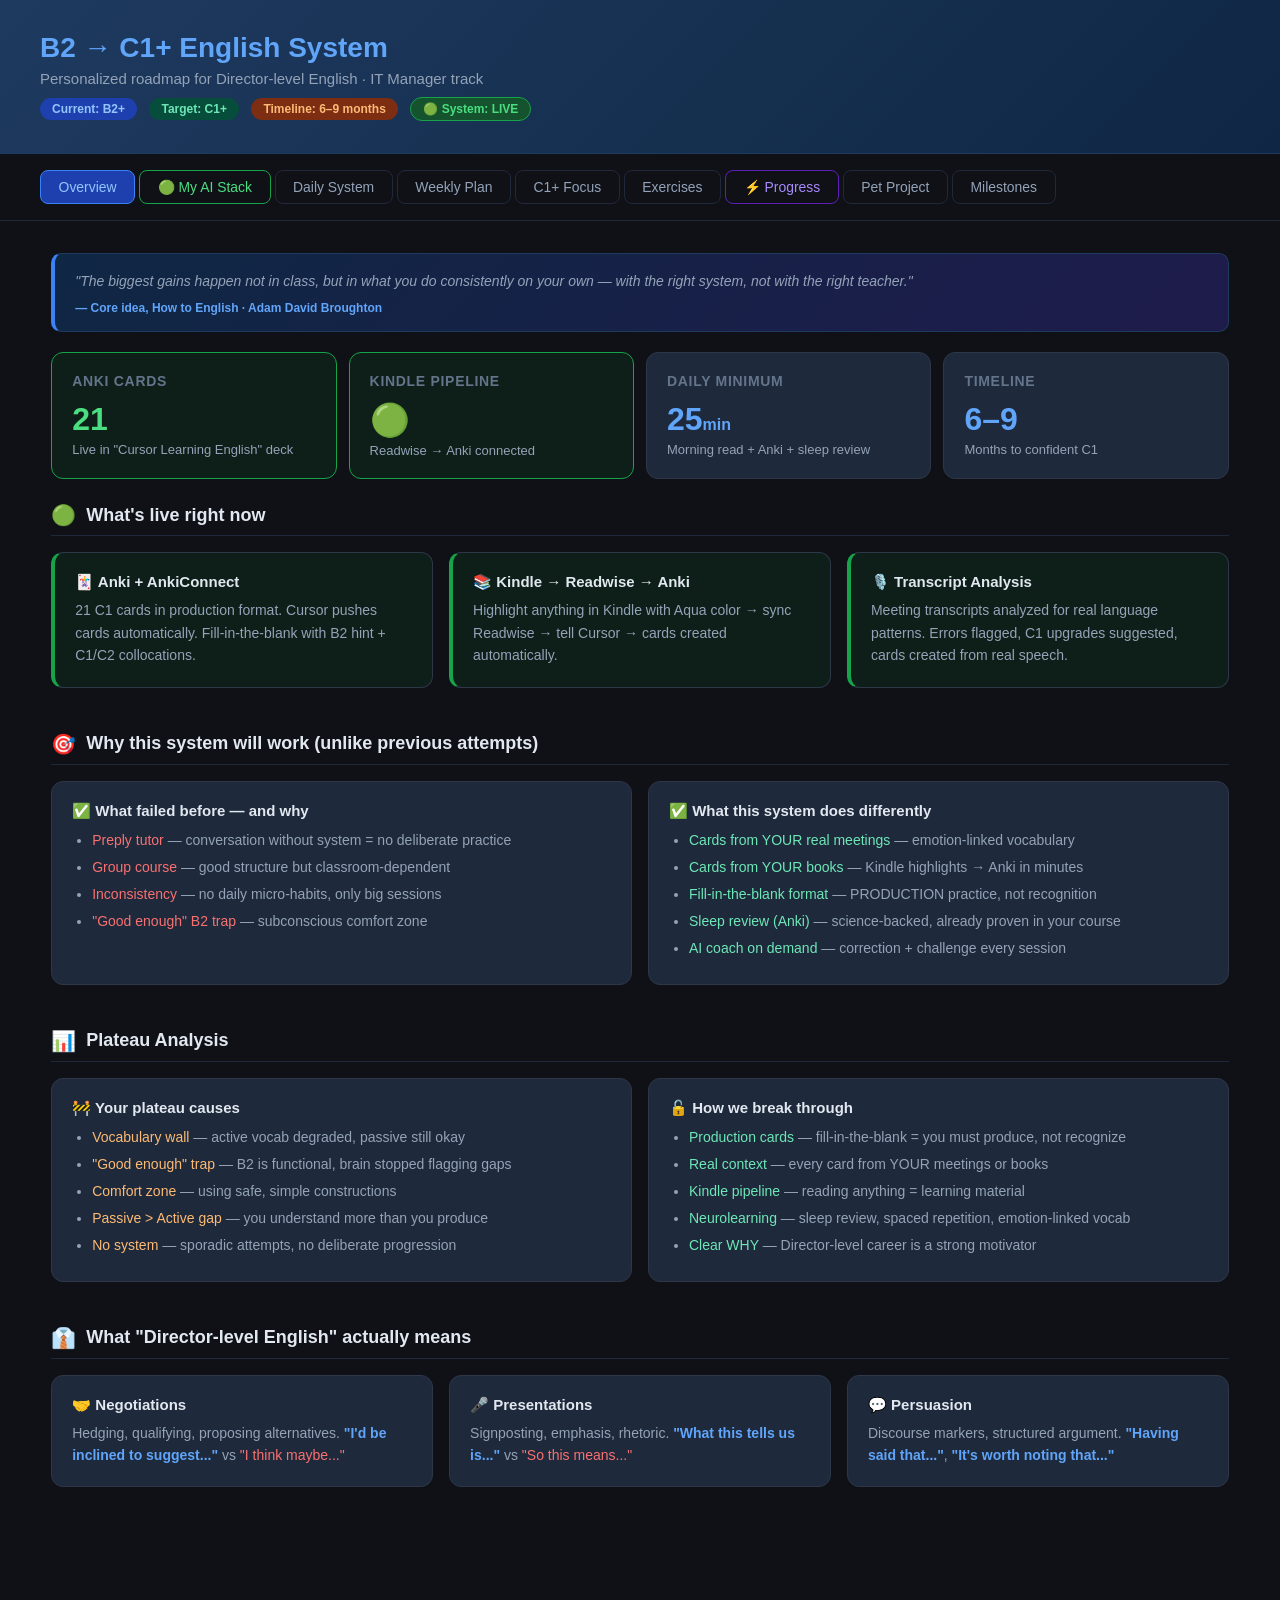
<file: index.html>
<!DOCTYPE html>
<html lang="en">
<head>
  <meta charset="UTF-8">
  <meta name="viewport" content="width=device-width, initial-scale=1.0">
  <meta http-equiv="refresh" content="0; url=english-pet-project.html">
  <title>English pet project</title>
  <link rel="canonical" href="english-pet-project.html">
</head>
<body style="background:#0f1117;color:#94a3b8;font-family:system-ui,sans-serif;padding:2rem;">
  <p>Loading <a href="english-pet-project.html" style="color:#60a5fa;">english-pet-project.html</a>…</p>
</body>
</html>
</file>
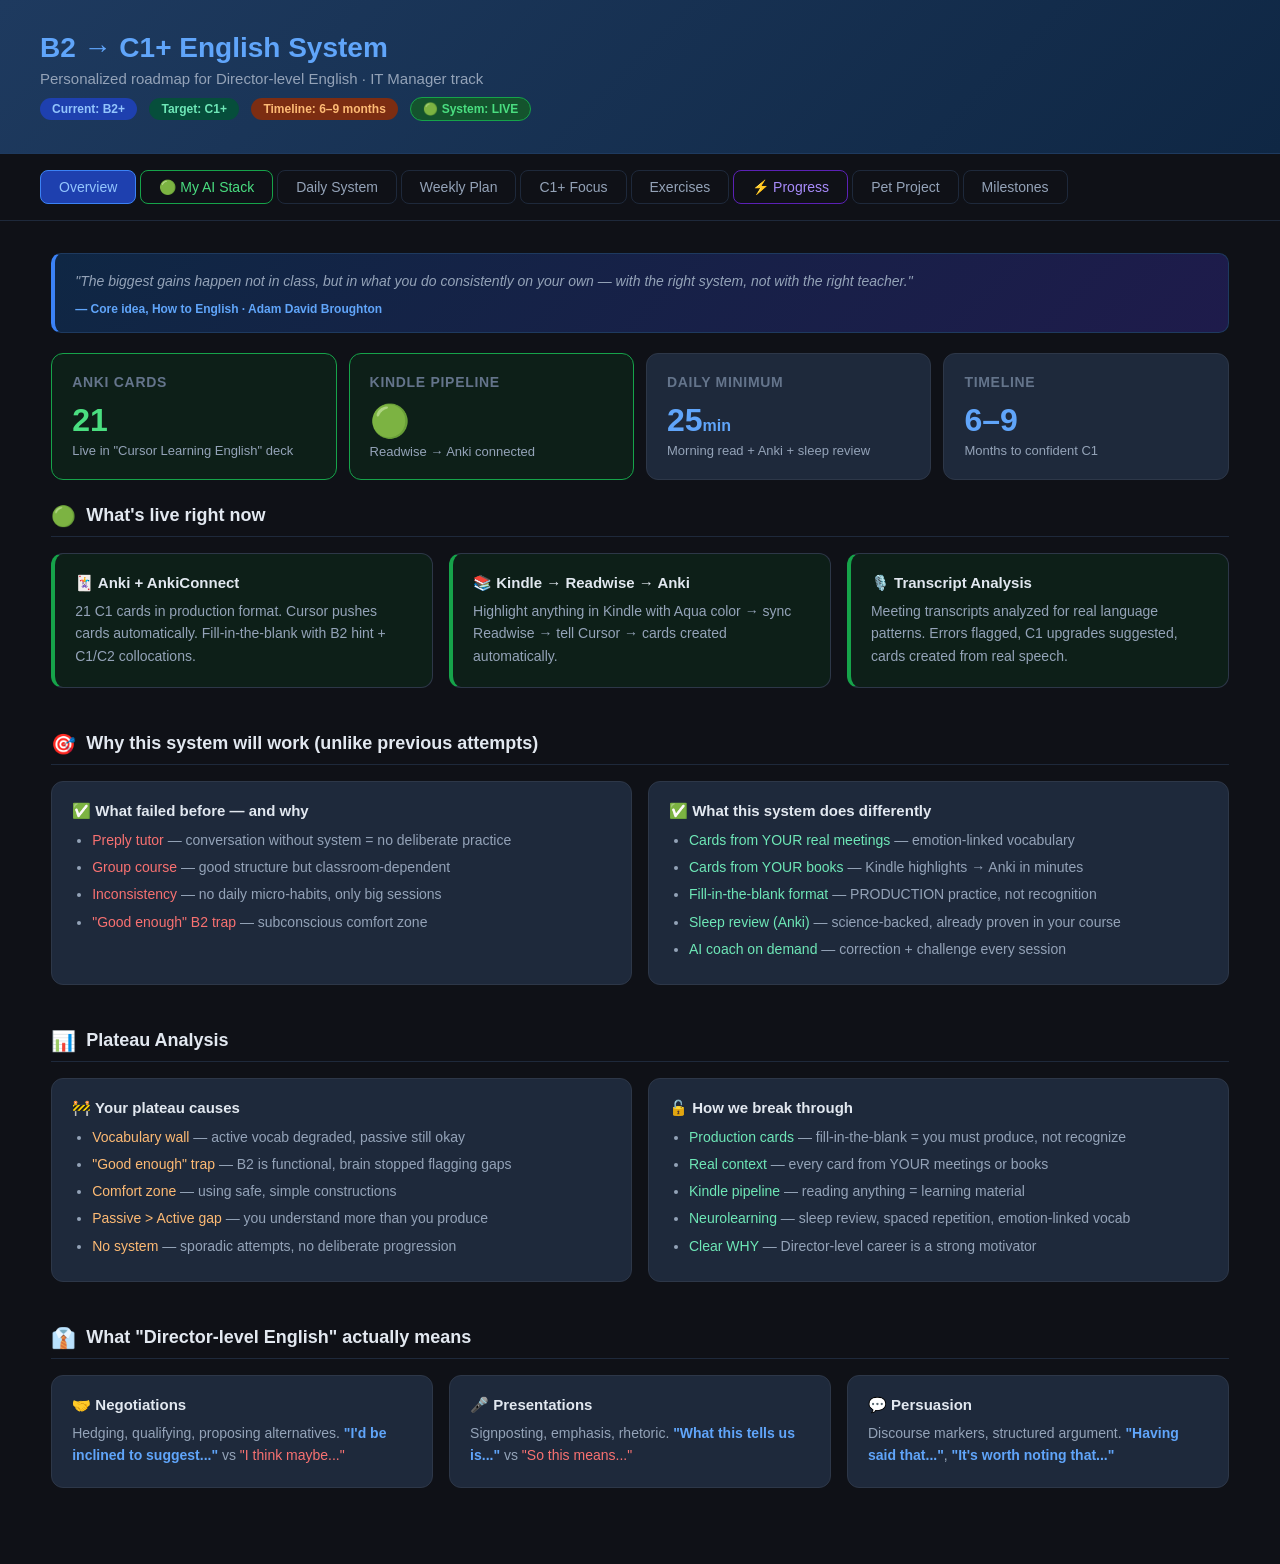
<file: english-pet-project.html>
<!DOCTYPE html>
<html lang="en">
<head>
<meta charset="UTF-8">
<meta name="viewport" content="width=device-width, initial-scale=1.0">
<title>B2 → C1+ English System for Dzmitry</title>
<link rel="stylesheet" href="english-pet-project.css">
</head>
<body>

<div class="header">
  <h1>B2 → C1+ English System</h1>
  <p>Personalized roadmap for Director-level English · IT Manager track</p>
  <div>
    <span class="badge">Current: B2+</span>
    <span class="badge green">Target: C1+</span>
    <span class="badge orange">Timeline: 6–9 months</span>
    <span class="badge live">🟢 System: LIVE</span>
  </div>
</div>

<div class="nav">
  <button type="button" class="nav-btn active" data-tab="overview">Overview</button>
  <button type="button" class="nav-btn live-tab" data-tab="aistack">🟢 My AI Stack</button>
  <button type="button" class="nav-btn" data-tab="daily">Daily System</button>
  <button type="button" class="nav-btn" data-tab="weekly">Weekly Plan</button>
  <button type="button" class="nav-btn" data-tab="gaps">C1+ Focus</button>
  <button type="button" class="nav-btn" data-tab="exercises">Exercises</button>
  <button type="button" class="nav-btn progress-tab" data-tab="progress">⚡ Progress</button>
  <button type="button" class="nav-btn" data-tab="petproject">Pet Project</button>
  <button type="button" class="nav-btn" data-tab="milestones">Milestones</button>
</div>

<div class="content">

  <!-- OVERVIEW TAB -->
  <div id="tab-overview" class="tab-content active">

    <div class="quote-block">
      <p>"The biggest gains happen not in class, but in what you do consistently on your own — with the right system, not with the right teacher."</p>
      <div class="source">— Core idea, How to English · Adam David Broughton</div>
    </div>

    <div class="grid-4">
      <div class="card green">
        <h3>Anki Cards</h3>
        <div class="value">21</div>
        <div class="label">Live in "Cursor Learning English" deck</div>
      </div>
      <div class="card green">
        <h3>Kindle Pipeline</h3>
        <div class="value">🟢</div>
        <div class="label">Readwise → Anki connected</div>
      </div>
      <div class="card">
        <h3>Daily Minimum</h3>
        <div class="value">25<span style="font-size:16px">min</span></div>
        <div class="label">Morning read + Anki + sleep review</div>
      </div>
      <div class="card">
        <h3>Timeline</h3>
        <div class="value">6–9</div>
        <div class="label">Months to confident C1</div>
      </div>
    </div>

    <div class="section">
      <div class="section-title"><span class="icon">🟢</span> What's live right now</div>
      <div class="grid-3">
        <div class="block green">
          <h4>🃏 Anki + AnkiConnect</h4>
          <p>21 C1 cards in production format. Cursor pushes cards automatically. Fill-in-the-blank with B2 hint + C1/C2 collocations.</p>
        </div>
        <div class="block green">
          <h4>📚 Kindle → Readwise → Anki</h4>
          <p>Highlight anything in Kindle with Aqua color → sync Readwise → tell Cursor → cards created automatically.</p>
        </div>
        <div class="block green">
          <h4>🎙️ Transcript Analysis</h4>
          <p>Meeting transcripts analyzed for real language patterns. Errors flagged, C1 upgrades suggested, cards created from real speech.</p>
        </div>
      </div>
    </div>

    <div class="section">
      <div class="section-title"><span class="icon">🎯</span> Why this system will work (unlike previous attempts)</div>
      <div class="grid-2">
        <div class="block">
          <h4>✅ What failed before — and why</h4>
          <ul>
            <li><span class="red-text">Preply tutor</span> — conversation without system = no deliberate practice</li>
            <li><span class="red-text">Group course</span> — good structure but classroom-dependent</li>
            <li><span class="red-text">Inconsistency</span> — no daily micro-habits, only big sessions</li>
            <li><span class="red-text">"Good enough" B2 trap</span> — subconscious comfort zone</li>
          </ul>
        </div>
        <div class="block">
          <h4>✅ What this system does differently</h4>
          <ul>
            <li><span class="green-text">Cards from YOUR real meetings</span> — emotion-linked vocabulary</li>
            <li><span class="green-text">Cards from YOUR books</span> — Kindle highlights → Anki in minutes</li>
            <li><span class="green-text">Fill-in-the-blank format</span> — PRODUCTION practice, not recognition</li>
            <li><span class="green-text">Sleep review (Anki)</span> — science-backed, already proven in your course</li>
            <li><span class="green-text">AI coach on demand</span> — correction + challenge every session</li>
          </ul>
        </div>
      </div>
    </div>

    <div class="section">
      <div class="section-title"><span class="icon">📊</span> Plateau Analysis</div>
      <div class="grid-2">
        <div class="block">
          <h4>🚧 Your plateau causes</h4>
          <ul>
            <li><span class="orange-text">Vocabulary wall</span> — active vocab degraded, passive still okay</li>
            <li><span class="orange-text">"Good enough" trap</span> — B2 is functional, brain stopped flagging gaps</li>
            <li><span class="orange-text">Comfort zone</span> — using safe, simple constructions</li>
            <li><span class="orange-text">Passive &gt; Active gap</span> — you understand more than you produce</li>
            <li><span class="orange-text">No system</span> — sporadic attempts, no deliberate progression</li>
          </ul>
        </div>
        <div class="block">
          <h4>🔓 How we break through</h4>
          <ul>
            <li><span class="green-text">Production cards</span> — fill-in-the-blank = you must produce, not recognize</li>
            <li><span class="green-text">Real context</span> — every card from YOUR meetings or books</li>
            <li><span class="green-text">Kindle pipeline</span> — reading anything = learning material</li>
            <li><span class="green-text">Neurolearning</span> — sleep review, spaced repetition, emotion-linked vocab</li>
            <li><span class="green-text">Clear WHY</span> — Director-level career is a strong motivator</li>
          </ul>
        </div>
      </div>
    </div>

    <div class="section">
      <div class="section-title"><span class="icon">👔</span> What "Director-level English" actually means</div>
      <div class="grid-3">
        <div class="block">
          <h4>🤝 Negotiations</h4>
          <p>Hedging, qualifying, proposing alternatives. <span class="highlight">"I'd be inclined to suggest..."</span> vs <span class="red-text">"I think maybe..."</span></p>
        </div>
        <div class="block">
          <h4>🎤 Presentations</h4>
          <p>Signposting, emphasis, rhetoric. <span class="highlight">"What this tells us is..."</span> vs <span class="red-text">"So this means..."</span></p>
        </div>
        <div class="block">
          <h4>💬 Persuasion</h4>
          <p>Discourse markers, structured argument. <span class="highlight">"Having said that..."</span>, <span class="highlight">"It's worth noting that..."</span></p>
        </div>
      </div>
    </div>

  </div>

  <!-- AI STACK TAB -->
  <div id="tab-aistack" class="tab-content">

    <div class="section">
      <div class="section-title"><span class="icon">🟢</span> Your Live Learning Stack</div>
      <p style="color:#94a3b8; font-size:14px; margin-bottom:20px;">Every tool below is connected and working. This is not a plan — it's your actual system as of today.</p>

      <div class="auto-grid-2">
      <!-- TOOL 1: Anki -->
      <div class="tool-card">
        <h4>🃏 Anki + AnkiConnect <span class="status-pill live"><span class="status-dot"></span>LIVE</span></h4>
        <p>Your primary learning engine. Cards are pushed automatically from Cursor — no copy-paste. The fill-in-the-blank format forces you to PRODUCE the phrase, not just recognize it.</p>
        <div class="tool-detail">Deck: "Cursor Learning English" · 21 cards
Model: "Cursor English C1" · 7 fields
AnkiConnect: localhost:8765 · auto-push enabled</div>
        <div class="card-preview" style="margin-top:12px;">
          <div class="card-preview-side">
            <div class="card-preview-label front">✏️ FRONT — Fill in the blank</div>
            <div class="card-preview-content">
              The plan looks solid. <span class="blank-preview">___</span>, we still need to validate the timeline.
              <div class="hint-preview"><span class="hl">💡 Simpler:</span> "but" / "however"</div>
              <div style="margin-top:8px; font-size:12px; color:#64748b;">📋 You want to introduce a counterpoint after a strong statement…</div>
            </div>
          </div>
          <div class="card-preview-side">
            <div class="card-preview-label back">✅ BACK — Answer revealed</div>
            <div class="card-preview-content">
              The plan looks solid. <span class="answer-preview">having said that</span>, we still need to validate the timeline.
              <div style="margin-top:8px; font-size:12px; color:#60a5fa;">C1 having said that · that said · nevertheless</div>
              <div style="font-size:12px; color:#a78bfa;">C2 notwithstanding the above · that caveat aside</div>
            </div>
          </div>
        </div>
      </div>

      <!-- TOOL 2: Kindle pipeline -->
      <div class="tool-card">
        <h4>📚 Kindle → Readwise → Anki Pipeline <span class="status-pill live"><span class="status-dot"></span>LIVE</span></h4>
        <p>Highlight any phrase or sentence in Kindle with <strong style="color:#22d3ee">Aqua color</strong> → sync Readwise → tell Cursor "push my highlights" → full card created and pushed to Anki automatically. Zero friction.</p>
        <div class="flow">
          <span class="flow-step live">📖 Kindle reading</span>
          <span class="flow-arrow">→</span>
          <span class="flow-step live">🔵 Aqua highlight</span>
          <span class="flow-arrow">→</span>
          <span class="flow-step live">Readwise sync</span>
          <span class="flow-arrow">→</span>
          <span class="flow-step live">Cursor API call</span>
          <span class="flow-arrow">→</span>
          <span class="flow-step live">🃏 Anki card</span>
        </div>
        <div class="tool-detail">Readwise API: connected · token stored locally
Decks: "Reading" (Kindle books) · "Cursor Learning English" (work/meetings)
Convention: Aqua highlight = "this goes to Anki"</div>
      </div>

      <!-- TOOL 3: Transcript analysis -->
      <div class="tool-card">
        <h4>🎙️ Meeting Transcript Analysis <span class="status-pill live"><span class="status-dot"></span>LIVE</span></h4>
        <p>Share any meeting transcript → Cursor identifies your lines, analyzes patterns, flags recurring errors, suggests C1 upgrades, and creates cards from real phrases you used or should have used.</p>
        <div class="tool-detail">Analyzed: Integration Landscape Deep Dive (EPAM × InRiver)
Key findings: filler words · hedging gaps · register inconsistency
Cards created from real meeting language</div>
      </div>

      <!-- TOOL 4: Real-time message analysis -->
      <div class="tool-card">
        <h4>💬 Real-time Message Analysis <span class="status-pill live"><span class="status-dot"></span>LIVE</span></h4>
        <p>Every message you write in Cursor is a practice opportunity. Just add "analyze my English" or write naturally — I'll flag what can be upgraded to C1 in real time.</p>
        <div class="tool-detail">Trigger: "analyze my English" or just write naturally
Output: specific upgrades · grammar notes · vocabulary suggestions</div>
      </div>

      <!-- TOOL 5: Auto card from chat -->
      <div class="tool-card">
        <h4>⚡ Instant Card Creation in Chat <span class="status-pill live"><span class="status-dot"></span>LIVE</span></h4>
        <p>Any time in a session — say "Add card: [phrase]" and the card gets created with full content: blank sentence, B2 hint, C1/C2 collocations, Playphrase link, pushed directly to Anki.</p>
        <div class="tool-detail">Trigger: "Add card: to pose a significant risk"
Result: full card in Anki within seconds · no extra steps</div>
      </div>
      </div><!-- /auto-grid-2 live tools -->

    </div>

    <div class="section">
      <div class="section-title"><span class="icon">📋</span> Prompt Templates — Copy for New Chats</div>
      <p style="color:#94a3b8; font-size:14px; margin-bottom:16px;">Use these in fresh chats to keep costs minimal (~$0.01 per session).</p>

      <div class="block blue">
        <h4>📚 Kindle highlights → Anki cards</h4>
        <div class="prompt-block">I want you to create Anki cards from my latest Kindle highlights via Readwise.

Setup:
- Readwise token: IuljTrOrCbIp0A8LW9ps7Mf6l6hVvO1K5I8kpEv3Fn1QxCLDzr
- AnkiConnect: localhost:8765
- Model: "Cursor English C1" · Deck: "Reading"

Steps:
1. GET https://readwise.io/api/v2/highlights/?book_id=BOOK_ID&order=-updated
2. Pick highlights with color = "aqua"
3. Extract core C1 phrase from each highlight
4. Create card: Situation + Phrase + Extra (blank|||B2hint) + Collocations (C1/C2 HTML) + Examples + Media (emoji + Playphrase)
5. Push via AnkiConnect addNote · tag: ["reading","kindle","book-name"]

Book I'm reading: [BOOK NAME]</div>
      </div>

      <div class="block blue">
        <h4>🎙️ Transcript analysis + cards</h4>
        <div class="prompt-block">Analyze this meeting transcript. Find lines spoken by Dmitrii Haurylenka.
For each line: flag errors, suggest C1 upgrade, note register issues.
Then create Anki cards for the top 3–5 phrases I should have used.

Anki setup: localhost:8765 · model "Cursor English C1" · deck "Cursor Learning English"

[PASTE TRANSCRIPT]</div>
      </div>

      <div class="block blue">
        <h4>📝 Session card creation (Mon/Wed/Fri)</h4>
        <div class="prompt-block">English session — [Monday vocab / Wednesday grammar / Friday speaking]

Anki: localhost:8765 · model "Cursor English C1" · deck "Cursor Learning English"

[DESCRIBE WHAT YOU WANT TO WORK ON OR PASTE CONTENT]

After the session, push any new phrases as cards automatically.</div>
      </div>
    </div>

    <div class="section">
      <div class="section-title"><span class="icon">🗺️</span> Next tools to add</div>
      <div class="grid-2">
        <div class="tool-card planned">
          <h4>🎤 Voice → Anki <span class="status-pill planned"><span class="status-dot"></span>PLANNED</span></h4>
          <p>Record 60s of yourself speaking → Whisper transcribes → Cursor analyzes → cards created from your actual spoken errors.</p>
        </div>
        <div class="tool-card planned">
          <h4>📧 Email Rewrite Pipeline <span class="status-pill planned"><span class="status-dot"></span>PLANNED</span></h4>
          <p>Paste a work email you wrote → get C1 rewrite with annotations → differences become Anki cards for patterns you overuse.</p>
        </div>
      </div>
    </div>

  </div>

  <!-- DAILY SYSTEM TAB -->
  <div id="tab-daily" class="tab-content">
    <div class="section">
      <div class="section-title"><span class="icon">⏰</span> Your Daily System (25 min total)</div>
      <p style="color:#94a3b8; font-size:14px; margin-bottom:20px;">Built around your life — three small windows, not one big block. Consistency beats intensity.</p>

      <div class="block" style="margin-bottom:20px;">
        <div class="schedule-item">
          <div>
            <div class="time-badge">Morning</div>
            <div class="duration" style="margin-top:6px; text-align:center">5–7 min</div>
          </div>
          <div class="schedule-desc">
            <h4>🌅 English Input + Kindle Reading</h4>
            <p>Read in English — your Kindle book OR an article (HBR, MIT Sloan, TechCrunch). When a phrase catches your eye: <span class="highlight">highlight it in Aqua</span>. That's it — the pipeline does the rest.<br>
            If you have 2 extra minutes: "push my latest Kindle highlights" in Cursor.</p>
          </div>
        </div>
        <div class="schedule-item">
          <div>
            <div class="time-badge">Midday</div>
            <div class="duration" style="margin-top:6px; text-align:center">10–15 min</div>
          </div>
          <div class="schedule-desc">
            <h4>🧠 Active Practice (Mon/Wed/Fri only)</h4>
            <p>Focused session with Cursor. Rotating focus: <span class="highlight">Monday = Vocab</span>, <span class="highlight">Wednesday = Grammar</span>, <span class="highlight">Friday = Speaking roleplay</span>.<br>
            Use the session prompt templates from the <strong style="color:#4ade80">AI Stack</strong> tab. New cards get pushed automatically.</p>
          </div>
        </div>
        <div class="schedule-item">
          <div>
            <div class="time-badge">Before Bed</div>
            <div class="duration" style="margin-top:6px; text-align:center">5–7 min</div>
          </div>
          <div class="schedule-desc">
            <h4>🌙 Anki Sleep Review — NON-NEGOTIABLE</h4>
            <p>Open Anki → review due cards. The fill-in-the-blank format means you're actively producing, not just clicking. 5–10 cards max. <span class="highlight">No screens after this.</span><br>
            Your brain consolidates during sleep exactly what you reviewed last. You already proved this works in your company course.</p>
          </div>
        </div>
      </div>

      <div class="block">
        <h4>⚡ Minimum Viable Day (when you're busy)</h4>
        <p style="margin-bottom:8px;">On hard days, your non-negotiable minimum:</p>
        <ul>
          <li>Highlight 1 phrase in Kindle (Aqua) while commuting — <span class="green-text">0 extra time</span></li>
          <li>Review 5 Anki cards before sleep — <span class="green-text">3 min</span></li>
          <li>Total: <span class="highlight">3 minutes + what you were already doing.</span> Never break the chain.</li>
        </ul>
      </div>
    </div>

    <div class="section">
      <div class="section-title"><span class="icon">🧠</span> Neurolearning Hacks</div>
      <div class="grid-2">
        <div class="block">
          <h4>💤 Sleep consolidation</h4>
          <p>Review Anki cards <span class="highlight">right before sleep</span> — the brain replays and consolidates what was last reviewed. This is why your company course worked better. Anki's spaced repetition schedules exactly the right cards.</p>
        </div>
        <div class="block">
          <h4>😮 Emotion-linked vocabulary</h4>
          <p>Cards from <span class="highlight">your own meetings</span> are remembered better than generic examples. "To pose a significant risk" — you remember the meeting where you should have said this. Emotion = stronger memory trace.</p>
        </div>
        <div class="block">
          <h4>🔁 Spaced repetition (automated)</h4>
          <p>Anki handles this automatically. You just review what it shows you. <span class="highlight">10 min/day beats 2 hours once a week</span> by a large margin. The fill-in-the-blank format adds active recall on top.</p>
        </div>
        <div class="block">
          <h4>📖 Input from real reading</h4>
          <p>Every Kindle book you read is now a learning source. <span class="highlight">Aqua = Anki.</span> You're not adding study time — you're extracting value from time you were already spending on reading.</p>
        </div>
      </div>
    </div>
  </div>

  <!-- WEEKLY PLAN TAB -->
  <div id="tab-weekly" class="tab-content">
    <div class="section">
      <div class="section-title"><span class="icon">📅</span> Weekly Structure</div>

      <div class="week-grid">
        <div class="day-card core">
          <div class="day-name">Mon</div>
          <div class="day-type">Vocab</div>
          <div class="day-detail">40 min<br>New words +<br>Kindle cards</div>
        </div>
        <div class="day-card light">
          <div class="day-name">Tue</div>
          <div class="day-type">Light</div>
          <div class="day-detail">Anki review +<br>Kindle reading</div>
        </div>
        <div class="day-card core">
          <div class="day-name">Wed</div>
          <div class="day-type">Grammar</div>
          <div class="day-detail">40 min<br>Conditionals,<br>constructions</div>
        </div>
        <div class="day-card light">
          <div class="day-name">Thu</div>
          <div class="day-type">Light</div>
          <div class="day-detail">Anki review +<br>Kindle reading</div>
        </div>
        <div class="day-card core">
          <div class="day-name">Fri</div>
          <div class="day-type">Speaking</div>
          <div class="day-detail">40 min<br>Roleplay +<br>transcript</div>
        </div>
        <div class="day-card light">
          <div class="day-name">Sat</div>
          <div class="day-type">Immersion</div>
          <div class="day-detail">Podcast /<br>series /<br>Kindle deep</div>
        </div>
        <div class="day-card rest">
          <div class="day-name">Sun</div>
          <div class="day-type">Rest</div>
          <div class="day-detail">Anki only<br>if you want</div>
        </div>
      </div>

      <div class="grid-3">
        <div class="block">
          <h4>📘 Monday — Vocabulary Session</h4>
          <ul>
            <li>Push Kindle highlights from the week → cards created</li>
            <li>10 new C1 collocations — practice each in a sentence from your work</li>
            <li>Focus on <span class="highlight">production</span>, not recognition</li>
            <li>Cursor reviews and corrects your sentences</li>
            <li>New cards auto-pushed to Anki</li>
          </ul>
        </div>
        <div class="block">
          <h4>📗 Wednesday — Grammar & Constructions</h4>
          <ul>
            <li>Rotating: conditionals → discourse markers → hedging → inversion</li>
            <li>Drill 5 sentence transformations</li>
            <li>Use new construction in a mini work paragraph</li>
            <li>Cursor corrects + gives harder version</li>
            <li>Tag questions + conditionals — first 2 months priority</li>
          </ul>
        </div>
        <div class="block">
          <h4>📕 Friday — Speaking Simulation</h4>
          <ul>
            <li>Roleplay: negotiate, present, handle objections</li>
            <li>Scenarios: stakeholder meeting, CTO pushback, budget negotiation</li>
            <li>If you have a meeting transcript from the week → analyze it first</li>
            <li>After: feedback on language used</li>
            <li>Goal: use THIS week's Anki vocabulary in natural speech</li>
          </ul>
        </div>
      </div>

      <div class="block">
        <h4>🎧 Saturday — Native Immersion</h4>
        <p>Pick ONE format you enjoy (enjoyment = consistency). Highlight freely in Aqua — they'll become cards on Monday.</p>
        <ul>
          <li><span class="highlight">Podcasts:</span> Lex Fridman, How I Built This, Masters of Scale, The Product Podcast</li>
          <li><span class="highlight">Series:</span> Suits, The West Wing, Succession — rich vocabulary, natural speech</li>
          <li><span class="highlight">Reading:</span> Continue any Kindle book — Aqua highlights = Monday's vocabulary session</li>
          <li>Don't study it — just consume it. The pipeline handles the rest.</li>
        </ul>
      </div>
    </div>
  </div>

  <!-- C1+ FOCUS BOARD -->
  <div id="tab-gaps" class="tab-content">
    <div class="section">
      <div class="section-title"><span class="icon">🎯</span> C1+ Focus Board</div>
      <p class="topic-board-intro">Drag topics from the syllabus into your focus stack. Built-in topics trace to CEFR, Cambridge C1 Advanced and British Council — add your own rows for work-specific goals.</p>
      <p class="topic-board-disclaimer">Aligned with CEFR C1 illustrative descriptors and common C1 exam skill areas — not a formal assessment.</p>

      <div class="topic-board-layout">
        <div class="topic-zone-column">
          <h3 class="topic-zone-heading">In focus — now learning</h3>
          <p class="topic-zone-hint">Order = priority. Drag back to the pool or use <strong>To pool</strong>.</p>
          <div id="topic-focus-zone" class="topic-drop-zone topic-zone topic-zone-focus" data-drop-zone="focus"></div>
          <p id="topic-focus-warning" class="topic-focus-warning" style="display:none" role="status"></p>
        </div>
        <div class="topic-zone-column">
          <h3 class="topic-zone-heading">Syllabus pool</h3>
          <p class="topic-zone-hint">C1-level areas from reference frameworks. Drag to focus or use <strong>Add to focus</strong>.</p>
          <div class="custom-topic-form">
            <input type="text" id="custom-topic-title" class="custom-topic-input" placeholder="Custom topic title (e.g. Q3 stakeholder updates)" maxlength="120" aria-label="Custom topic title">
            <input type="text" id="custom-topic-note" class="custom-topic-input" placeholder="Note (optional)" maxlength="200" aria-label="Optional note">
            <button type="button" class="btn-custom-add" onclick="addCustomTopic()">Add custom topic</button>
          </div>
          <div id="topic-pool-zone" class="topic-drop-zone topic-zone topic-zone-pool" data-drop-zone="pool"></div>
        </div>
      </div>

    </div>

  </div>

  <!-- EXERCISES TAB -->
  <div id="tab-exercises" class="tab-content">
    <div class="section">
      <div class="section-title"><span class="icon">🏋️</span> Core Exercise Bank</div>
      <p style="color:#94a3b8; font-size:14px; margin-bottom:20px;">Based on "How to English" principles. Mark each exercise as done — it logs to your Progress tracker automatically.</p>

      <div class="auto-grid-2" id="exercise-cards-mount"></div><!-- cards built from EXERCISES in english-pet-project.constants.js -->
    </div>
  </div>

  <!-- PET PROJECT TAB -->
  <div id="tab-petproject" class="tab-content">
    <div class="section">
      <div class="section-title"><span class="icon">🚀</span> Your Personal English AI Coach — Build Status</div>

      <div class="quote-block">
        <p>You didn't just plan a pet project. You already built Phase 1 and Phase 2 — in Cursor, as part of your actual learning. The system is live. Now build on top of it.</p>
      </div>

      <div class="section">
        <div class="section-title" style="font-size:16px;"><span class="icon">📐</span> Build Phases</div>

        <div class="auto-grid-2">
        <div class="project-phase">
          <div class="phase-num done">✓</div>
          <div class="phase-body">
            <h4>Phase 1 — Anki Integration <span class="status-pill live" style="vertical-align:middle"><span class="status-dot"></span>LIVE</span></h4>
            <p>Custom Anki model "Cursor English C1" with 7 fields. AnkiConnect API integration. Fill-in-the-blank card format. 21 cards in production. Auto-push from Cursor chat.</p>
            <div class="tech-stack">
              <span class="tech-tag live">AnkiConnect API</span>
              <span class="tech-tag live">Python scripts</span>
              <span class="tech-tag live">Custom HTML/CSS templates</span>
              <span class="tech-tag live">localhost:8765</span>
            </div>
          </div>
        </div>

        <div class="project-phase">
          <div class="phase-num done">✓</div>
          <div class="phase-body">
            <h4>Phase 2 — Kindle Reading Pipeline <span class="status-pill live" style="vertical-align:middle"><span class="status-dot"></span>LIVE</span></h4>
            <p>Readwise API connected. Kindle highlights synced. Aqua color = push to Anki convention. Cards auto-generated with AI: situation, blank sentence, B2 hint, C1/C2 collocations, Playphrase. "Reading" deck created.</p>
            <div class="tech-stack">
              <span class="tech-tag live">Readwise API</span>
              <span class="tech-tag live">Token auth</span>
              <span class="tech-tag live">Kindle sync</span>
              <span class="tech-tag live">AI card generation</span>
            </div>
          </div>
        </div>

        <div class="project-phase">
          <div class="phase-num done">✓</div>
          <div class="phase-body">
            <h4>Phase 3 — Transcript Analysis Engine <span class="status-pill live" style="vertical-align:middle"><span class="status-dot"></span>LIVE</span></h4>
            <p>Meeting transcripts analyzed for speaker identification. Language patterns flagged. C1 upgrades suggested. Cards created from real meeting language. Tested on 2 real EPAM × InRiver meetings.</p>
            <div class="tech-stack">
              <span class="tech-tag live">docx parsing</span>
              <span class="tech-tag live">Speaker identification</span>
              <span class="tech-tag live">Pattern analysis</span>
              <span class="tech-tag live">Auto card creation</span>
            </div>
          </div>
        </div>

        <div class="project-phase">
          <div class="phase-num">4</div>
          <div class="phase-body">
            <h4>Phase 4 — Progress Dashboard <span class="status-pill planned" style="vertical-align:middle"><span class="status-dot"></span>PLANNED</span></h4>
            <p>Track vocabulary growth over time. Show cards learned per week, deck sizes, streak data from Anki. Visualize B2→C1 progression. This file is already the start of it.</p>
            <div class="tech-stack">
              <span class="tech-tag">Anki stats API</span>
              <span class="tech-tag">HTML dashboard</span>
              <span class="tech-tag">Chart.js</span>
            </div>
          </div>
        </div>

        <div class="project-phase">
          <div class="phase-num">5</div>
          <div class="phase-body">
            <h4>Phase 5 — Voice Input <span class="status-pill planned" style="vertical-align:middle"><span class="status-dot"></span>PLANNED</span></h4>
            <p>Record 60s of yourself speaking → Whisper transcribes → Cursor analyzes → cards from your actual spoken errors. Solves pronunciation/fluency tracking that text chat can't do.</p>
            <div class="tech-stack">
              <span class="tech-tag">Whisper API</span>
              <span class="tech-tag">Web Audio API</span>
              <span class="tech-tag">Auto transcription</span>
            </div>
          </div>
        </div>

        <div class="project-phase">
          <div class="phase-num">6</div>
          <div class="phase-body">
            <h4>Phase 6 — Readwise MCP Full Integration <span class="status-pill partial" style="vertical-align:middle"><span class="status-dot"></span>IN PROGRESS</span></h4>
            <p>Readwise MCP server added to Cursor config. OAuth auth pending. When complete: I can directly query all your highlights, books, tags without any Python scripts — direct MCP tool calls.</p>
            <div class="tech-stack">
              <span class="tech-tag live">MCP config added</span>
              <span class="tech-tag">OAuth pending</span>
              <span class="tech-tag">mcp2.readwise.io/mcp</span>
            </div>
          </div>
        </div>
        </div><!-- /auto-grid-2 phases -->
      </div>

      <div class="block">
        <h4>🎯 Why this is the perfect IT manager pet project</h4>
        <ul>
          <li>You understand <span class="highlight">how AI products actually work</span> — prompting, APIs, latency, cost, limitations</li>
          <li>You built a system that is <span class="highlight">genuinely useful to you every day</span> — not a toy</li>
          <li>Every feature you add <span class="highlight">improves your English</span> — double ROI</li>
          <li>You can speak credibly about <span class="highlight">LLM integration, AnkiConnect, REST APIs, MCP</span> in any technical conversation</li>
          <li>The system is <span class="highlight">perfectly tailored to your gaps</span> — no generic app does what this does</li>
        </ul>
      </div>
    </div>
  </div>

  <!-- MILESTONES TAB -->
  <div id="tab-milestones" class="tab-content">
    <div class="section">
      <div class="section-title"><span class="icon">🗓️</span> Progress Milestones</div>

      <div class="milestone">
        <div class="milestone-dot" style="background:#22c55e;"></div>
        <div class="milestone-body">
          <div class="month">Week 1–2 · ✅ COMPLETED</div>
          <h4>System installed + First wins</h4>
          <p>Anki connected. 21 C1 cards live. Kindle → Readwise → Anki pipeline working. Card format: fill-in-the-blank with B2 hint + C1/C2 collocations. Meeting transcripts analyzed. First "Reading" deck cards created from Big Magic.</p>
        </div>
      </div>

      <div class="milestone">
        <div class="milestone-dot" style="background:#3b82f6;"></div>
        <div class="milestone-body">
          <div class="month">Month 1 · Foundation</div>
          <h4>Conditionals mastered + 80+ collocations in Anki</h4>
          <p>Can use 2nd and 3rd conditionals naturally in speaking simulation. Can upgrade any B2 sentence to C1 on the spot. Kindle reading habit = 5+ new cards/week. Anki streak established.</p>
        </div>
      </div>

      <div class="milestone">
        <div class="milestone-dot" style="background:#3b82f6;"></div>
        <div class="milestone-body">
          <div class="month">Month 2 · Fluency Push</div>
          <h4>Discourse markers + Speaking confidence</h4>
          <p>Using "Having said that...", "It's worth noting...", "I'd venture to suggest..." naturally in meetings. Transcript analysis shows measurable reduction in filler words. 150+ cards in Anki.</p>
        </div>
      </div>

      <div class="milestone">
        <div class="milestone-dot" style="background:#3b82f6;"></div>
        <div class="milestone-body">
          <div class="month">Month 3 · Director Language</div>
          <h4>Professional register fully operational</h4>
          <p>Can negotiate, persuade, present at Director register. Mixed conditionals + inversion feel natural. Voice input phase live — spoken errors tracked automatically. 200+ collocations in Anki.</p>
        </div>
      </div>

      <div class="milestone">
        <div class="milestone-dot" style="background:#a855f7;"></div>
        <div class="milestone-body">
          <div class="month">Month 6 · C1 Checkpoint</div>
          <h4>Comfortable C1 across all skills</h4>
          <p>Complex grammar is automatic. Writing is structured and professional. Can handle unexpected questions in English without panic. Progress dashboard live. Ready for IELTS 7.0+ if needed.</p>
        </div>
      </div>

      <div class="milestone">
        <div class="milestone-dot" style="background:#f59e0b;"></div>
        <div class="milestone-body">
          <div class="month">Month 9 · C1+ Consolidation</div>
          <h4>Native-like professional English</h4>
          <p>Lead meetings in English confidently. Write executive summaries. Handle difficult negotiations. People stop noticing your language — they only notice your ideas. That's the goal.</p>
        </div>
      </div>

    </div>

    <div class="section">
      <div class="section-title"><span class="icon">📋</span> How to start each session</div>
      <div class="grid-2">
        <div class="block">
          <h4>✅ Quick session starters</h4>
          <ul>
            <li>"Push my latest Kindle highlights from [book]"</li>
            <li>"Monday vocab session — here are 5 sentences from this week..."</li>
            <li>"Wednesday — conditionals drill"</li>
            <li>"Friday — roleplay: I need to present X to skeptical CTO"</li>
            <li>"Analyze this transcript: [paste]"</li>
            <li>"Add card: [phrase]"</li>
          </ul>
        </div>
        <div class="block">
          <h4>✅ What happens in each session</h4>
          <ul>
            <li>Cursor corrects + explains why (not just "wrong")</li>
            <li>Gives you the C1 version with annotations</li>
            <li>Challenges you to use new construction immediately</li>
            <li>Auto-pushes new phrases as Anki cards</li>
            <li>Adapts difficulty based on how you're doing</li>
            <li>Keeps sessions cheap — use short prompts, new chats</li>
          </ul>
        </div>
      </div>
    </div>
  </div>

  <!-- PROGRESS TAB -->
  <div id="tab-progress" class="tab-content">

    <!-- Anki Sync -->
    <div class="section">
      <div class="section-title"><span class="icon">🃏</span> Anki Live Stats</div>
      <div class="anki-sync-panel">
        <div class="anki-sync-header">
          <div>
            <p style="color:#94a3b8; font-size:13px;">Pulls real review data from Anki — auto-fills habit calendar, calculates actual XP.</p>
            <p style="font-size:11px; color:#4b5563; margin-top:4px;">Anki must be open with AnkiConnect plugin running.</p>
            <p id="anki-last-sync" style="font-size:11px; color:#64748b; margin-top:6px;">Not synced yet</p>
          </div>
          <button id="anki-sync-btn" class="btn-sync-anki" onclick="syncWithAnki()">↻ Sync with Anki</button>
        </div>
        <div class="anki-stats-grid">
          <div class="anki-stat-card">
            <div class="anki-stat-value" id="anki-stat-total">—</div>
            <div class="anki-stat-label">Cards in deck</div>
          </div>
          <div class="anki-stat-card">
            <div class="anki-stat-value" id="anki-stat-due" style="color:#f97316">—</div>
            <div class="anki-stat-label">Due today</div>
          </div>
          <div class="anki-stat-card">
            <div class="anki-stat-value" id="anki-stat-new" style="color:#60a5fa">—</div>
            <div class="anki-stat-label">New cards</div>
          </div>
          <div class="anki-stat-card">
            <div class="anki-stat-value" id="anki-stat-reviews" style="color:#a78bfa">—</div>
            <div class="anki-stat-label">Reviews (90d)</div>
          </div>
          <div class="anki-stat-card">
            <div class="anki-stat-value" id="anki-stat-learned" style="color:#4ade80">—</div>
            <div class="anki-stat-label">Cards learned</div>
          </div>
          <div class="anki-stat-card">
            <div class="anki-stat-value" id="anki-stat-xp" style="color:#a78bfa">—</div>
            <div class="anki-stat-label">Anki XP</div>
          </div>
        </div>
      </div>
    </div>

    <!-- Career Track -->
    <div class="section">
      <div class="section-title"><span class="icon">🏆</span> Career Track: B2 → C1+ Director</div>
      <div class="career-track">
        <div class="career-stages" id="career-stages"><!-- rendered by JS --></div>
        <div class="xp-row">
          <div class="xp-main">
            <div class="xp-total" id="xp-total">0</div>
            <div class="xp-sublabel">Career XP · <span id="level-name" style="color:#a78bfa">B2 Plateau</span></div>
          </div>
          <div class="xp-bar-outer"><div class="xp-bar-inner" id="xp-bar" style="width:0%"></div></div>
          <div class="xp-next-label" id="xp-next-label">— XP to next level</div>
        </div>
        <div style="margin-top:12px; font-size:11px; color:#4b5563; line-height:1.8;">
          Real learning XP: &nbsp;<span style="color:#fdba74">Vocab +25</span> · <span style="color:#c4b5fd">Grammar +25</span> · <span style="color:#60a5fa">Speaking +30</span> · <span style="color:#4ade80">Transcript +15</span> · <span style="color:#6ee7b7">Kindle +0</span> · <span style="color:#4ade80">Card correct ×1 · Card learned ×3</span> <span style="color:#4b5563">(auto from Anki sync ↑)</span>
        </div>
      </div>
    </div>

    <!-- Habit Calendar -->
    <div class="section">
      <div class="section-title"><span class="icon">📅</span> Learning Habit — Last 12 Weeks</div>
      <div class="habit-legend">
        <div class="habit-legend-item"><div class="habit-legend-dot" style="background:#1e293b; border:1px solid #374151"></div>None</div>
        <div class="habit-legend-item"><div class="habit-legend-dot" style="background:#1e3a5f"></div>Anki · quick practice</div>
        <div class="habit-legend-item"><div class="habit-legend-dot" style="background:#1d4ed8"></div>Session · 20–40 min</div>
        <div class="habit-legend-item"><div class="habit-legend-dot" style="background:#7c3aed"></div>Core work · focused block</div>
        <div class="habit-legend-item"><div class="habit-legend-dot" style="background:#16a34a"></div>Deep work · 60+ cards or 1h+</div>
      </div>
      <p style="font-size:11px; color:#4b5563; margin-bottom:12px;">Click any past day to cycle intensity · hover for details · auto-filled by Anki sync</p>
      <div class="habit-calendar-wrap">
        <div id="habit-month-row" class="habit-month-row"></div>
        <div class="habit-grid-with-labels">
          <div class="habit-day-labels">
            <div class="habit-day-label">Mon</div>
            <div class="habit-day-label"></div>
            <div class="habit-day-label">Wed</div>
            <div class="habit-day-label"></div>
            <div class="habit-day-label">Fri</div>
            <div class="habit-day-label"></div>
            <div class="habit-day-label">Sun</div>
          </div>
          <div class="habit-calendar" id="habit-calendar"><!-- rendered by JS --></div>
        </div>
      </div>
      <!-- Floating tooltip -->
      <div id="habit-tooltip" class="habit-tooltip"></div>
      <div class="habit-streak-info">
        <div class="streak-stat">
          <div class="streak-num" id="streak-current">0</div>
          <div class="streak-label">Current streak</div>
        </div>
        <div class="streak-stat">
          <div class="streak-num" style="color:#60a5fa" id="streak-total">0</div>
          <div class="streak-label">Total active days</div>
        </div>
        <div class="streak-stat">
          <div class="streak-num" style="color:#4ade80" id="streak-sessions">0</div>
          <div class="streak-label">Sessions logged</div>
        </div>
      </div>
    </div>

    <!-- Session Log -->
    <div class="section">
      <div class="section-title"><span class="icon">📝</span> Session Log</div>
      <div class="session-log-list" id="session-log-list"><!-- rendered by JS --></div>
      <div class="add-session-panel">
        <div style="font-size:13px; font-weight:600; color:#64748b; margin-bottom:12px;">+ Log a session manually</div>
        <div class="form-row">
          <div class="form-group">
            <label>Date</label>
            <input type="date" id="new-session-date" style="width:140px">
          </div>
          <div class="form-group">
            <label>Type</label>
            <select id="new-session-type" style="width:140px">
              <option value="vocab">Vocab (Mon)</option>
              <option value="grammar">Grammar (Wed)</option>
              <option value="speaking">Speaking (Fri)</option>
              <option value="transcript">Transcript analysis</option>
              <option value="kindle">Kindle highlights</option>
              <option value="anki">Anki review</option>
              <option value="setup">System / setup</option>
            </select>
          </div>
          <div class="form-group" style="flex:1; min-width:180px">
            <label>What you worked on</label>
            <input type="text" id="new-session-label" placeholder="e.g. Conditionals drill — 3rd + mixed" style="width:100%">
          </div>
          <button class="btn-primary" onclick="addSession()">Log Session</button>
        </div>
      </div>
    </div>

    <!-- Gap Radar -->
    <div class="section">
      <div class="section-title"><span class="icon">📊</span> Gap Progress — Self-Assessment Radar</div>
      <p style="color:#94a3b8; font-size:13px; margin-bottom:16px;">Update your current level as you improve. Be honest — this is for you, not anyone else. Progress resets to 0% would be a red flag to investigate.</p>

      <div class="auto-grid-2">
      <div class="gap-item">
        <div class="gap-icon">💬</div>
        <div class="gap-body">
          <div class="gap-title">Active Vocabulary</div>
          <div class="gap-desc">C1 phrases in actual speech — not just recognised</div>
        </div>
        <div>
          <div style="display:flex; align-items:center; gap:8px">
            <div class="gap-bar" style="width:100px; background:#0f1117"><div id="gap-bar-vocab" style="height:100%; border-radius:3px; transition:width 0.4s"></div></div>
            <span class="gap-current-pct" id="gap-pct-vocab">30%</span>
          </div>
          <div class="gap-controls">
            <button class="gap-ctrl-btn" onclick="updateGap('vocab',-10)">−</button>
            <button class="gap-ctrl-btn" onclick="updateGap('vocab',10)">+</button>
            <span style="font-size:11px; color:#64748b; margin-left:4px">Mon + Anki daily</span>
          </div>
        </div>
      </div>

      <div class="gap-item">
        <div class="gap-icon">⚡</div>
        <div class="gap-body">
          <div class="gap-title">Fluency / Speed</div>
          <div class="gap-desc">Speaking without hesitation or filler words</div>
        </div>
        <div>
          <div style="display:flex; align-items:center; gap:8px">
            <div class="gap-bar" style="width:100px; background:#0f1117"><div id="gap-bar-fluency" style="height:100%; border-radius:3px; transition:width 0.4s"></div></div>
            <span class="gap-current-pct" id="gap-pct-fluency">50%</span>
          </div>
          <div class="gap-controls">
            <button class="gap-ctrl-btn" onclick="updateGap('fluency',-10)">−</button>
            <button class="gap-ctrl-btn" onclick="updateGap('fluency',10)">+</button>
            <span style="font-size:11px; color:#64748b; margin-left:4px">Friday sessions</span>
          </div>
        </div>
      </div>

      <div class="gap-item">
        <div class="gap-icon">🔧</div>
        <div class="gap-body">
          <div class="gap-title">Conditionals</div>
          <div class="gap-desc">2nd/3rd/mixed + inversion ("Were I to...")</div>
        </div>
        <div>
          <div style="display:flex; align-items:center; gap:8px">
            <div class="gap-bar" style="width:100px; background:#0f1117"><div id="gap-bar-conditionals" style="height:100%; border-radius:3px; transition:width 0.4s"></div></div>
            <span class="gap-current-pct" id="gap-pct-conditionals">45%</span>
          </div>
          <div class="gap-controls">
            <button class="gap-ctrl-btn" onclick="updateGap('conditionals',-10)">−</button>
            <button class="gap-ctrl-btn" onclick="updateGap('conditionals',10)">+</button>
            <span style="font-size:11px; color:#64748b; margin-left:4px">Wed: Month 1</span>
          </div>
        </div>
      </div>

      <div class="gap-item">
        <div class="gap-icon">🎙️</div>
        <div class="gap-body">
          <div class="gap-title">Meeting English</div>
          <div class="gap-desc">Hedging, transitions, no filler words in calls</div>
        </div>
        <div>
          <div style="display:flex; align-items:center; gap:8px">
            <div class="gap-bar" style="width:100px; background:#0f1117"><div id="gap-bar-meeting" style="height:100%; border-radius:3px; transition:width 0.4s"></div></div>
            <span class="gap-current-pct" id="gap-pct-meeting">40%</span>
          </div>
          <div class="gap-controls">
            <button class="gap-ctrl-btn" onclick="updateGap('meeting',-10)">−</button>
            <button class="gap-ctrl-btn" onclick="updateGap('meeting',10)">+</button>
            <span style="font-size:11px; color:#64748b; margin-left:4px">Transcript analysis</span>
          </div>
        </div>
      </div>

      <div class="gap-item">
        <div class="gap-icon">🤝</div>
        <div class="gap-body">
          <div class="gap-title">Director-level Phrases</div>
          <div class="gap-desc">"I'd be inclined to..." · "It strikes me that..."</div>
        </div>
        <div>
          <div style="display:flex; align-items:center; gap:8px">
            <div class="gap-bar" style="width:100px; background:#0f1117"><div id="gap-bar-director" style="height:100%; border-radius:3px; transition:width 0.4s"></div></div>
            <span class="gap-current-pct" id="gap-pct-director">35%</span>
          </div>
          <div class="gap-controls">
            <button class="gap-ctrl-btn" onclick="updateGap('director',-10)">−</button>
            <button class="gap-ctrl-btn" onclick="updateGap('director',10)">+</button>
            <span style="font-size:11px; color:#64748b; margin-left:4px">Ongoing via Anki</span>
          </div>
        </div>
      </div>
      </div><!-- /auto-grid-2 gap radar -->
    </div>

    <!-- Achievements -->
    <div class="section">
      <div class="section-title"><span class="icon">🏅</span> Unlocked Skills</div>
      <div class="ach-grid" id="achievements-grid"><!-- rendered by JS --></div>
    </div>

  </div>

</div>

<script src="english-pet-project.constants.js"></script>
<script src="english-pet-project.calculations.js"></script>
<script src="english-pet-project.achievements.js"></script>
<script src="english-pet-project.state.js"></script>
<script src="english-pet-project.render.js"></script>
<script src="english-pet-project.topics.js"></script>
<script src="english-pet-project.anki.js"></script>
<script src="english-pet-project.app.js"></script>
</body>
</html>
</file>
<file: english-pet-project.css>
* { box-sizing: border-box; margin: 0; padding: 0; }
  body { font-family: -apple-system, BlinkMacSystemFont, 'Segoe UI', sans-serif; background: #0f1117; color: #e2e8f0; min-height: 100vh; }

  .header {
    background: linear-gradient(135deg, #1e3a5f 0%, #0f2744 100%);
    padding: 32px 40px;
    border-bottom: 1px solid #1e3a5f;
  }
  .header h1 { font-size: 28px; font-weight: 700; color: #60a5fa; margin-bottom: 6px; }
  .header p { color: #94a3b8; font-size: 15px; }
  .badge {
    display: inline-block;
    background: #1e40af;
    color: #93c5fd;
    padding: 4px 12px;
    border-radius: 20px;
    font-size: 12px;
    font-weight: 600;
    margin-top: 10px;
    margin-right: 8px;
  }
  .badge.green { background: #064e3b; color: #6ee7b7; }
  .badge.orange { background: #7c2d12; color: #fdba74; }
  .badge.live { background: #14532d; color: #4ade80; border: 1px solid #16a34a; }

  .nav {
    display: flex;
    gap: 4px;
    padding: 16px 40px;
    background: #0f1117;
    border-bottom: 1px solid #1e293b;
    flex-wrap: wrap;
  }
  .nav-btn {
    padding: 8px 18px;
    border-radius: 8px;
    border: 1px solid #1e293b;
    background: transparent;
    color: #94a3b8;
    cursor: pointer;
    font-size: 14px;
    font-weight: 500;
    transition: all 0.2s;
  }
  .nav-btn:hover { background: #1e293b; color: #e2e8f0; }
  .nav-btn.active { background: #1e40af; color: #93c5fd; border-color: #3b82f6; }
  .nav-btn.live-tab { border-color: #16a34a; color: #4ade80; }
  .nav-btn.live-tab.active { background: #14532d; color: #4ade80; border-color: #16a34a; }
  .nav-btn.live-tab:hover { background: #14532d; }

  .content { padding: 32px clamp(20px, 4vw, 56px); }

  .tab-content { display: none; }
  .tab-content.active { display: block; }

  /* Cards — auto-reflow on any screen width */
  .grid-2 { display: grid; grid-template-columns: repeat(auto-fit, minmax(min(100%, 360px), 1fr)); gap: 16px; margin-bottom: 24px; }
  .grid-3 { display: grid; grid-template-columns: repeat(auto-fit, minmax(min(100%, 260px), 1fr)); gap: 16px; margin-bottom: 24px; }
  .grid-4 { display: grid; grid-template-columns: repeat(auto-fit, minmax(min(100%, 180px), 1fr)); gap: 12px; margin-bottom: 24px; }

  .card {
    background: #1e293b;
    border: 1px solid #2d3748;
    border-radius: 12px;
    padding: 20px;
  }
  .card.green { border-color: #16a34a; background: #0d1f18; }
  .card h3 { font-size: 14px; text-transform: uppercase; letter-spacing: 0.05em; color: #64748b; margin-bottom: 12px; }
  .card .value { font-size: 32px; font-weight: 700; color: #60a5fa; }
  .card.green .value { color: #4ade80; }
  .card .label { font-size: 13px; color: #94a3b8; margin-top: 4px; }

  .section { margin-bottom: 32px; }
  .section-title {
    font-size: 18px;
    font-weight: 600;
    color: #e2e8f0;
    margin-bottom: 16px;
    padding-bottom: 8px;
    border-bottom: 1px solid #1e293b;
    display: flex;
    align-items: center;
    gap: 10px;
  }
  .section-title .icon { font-size: 20px; }

  .block {
    background: #1e293b;
    border: 1px solid #2d3748;
    border-radius: 12px;
    padding: 20px;
    margin-bottom: 12px;
  }
  .block.green { border-left: 4px solid #16a34a; background: #0d1f18; }
  .block.orange { border-left: 4px solid #f97316; }
  .block.blue { border-left: 4px solid #3b82f6; }
  .block h4 { font-size: 15px; font-weight: 600; color: #e2e8f0; margin-bottom: 8px; display: flex; align-items: center; gap: 8px; }
  .block p { font-size: 14px; color: #94a3b8; line-height: 1.6; }
  .block ul { font-size: 14px; color: #94a3b8; line-height: 1.8; padding-left: 20px; margin-top: 6px; }
  .block ul li { margin-bottom: 2px; }

  .highlight { color: #60a5fa; font-weight: 600; }
  .green-text { color: #6ee7b7; }
  .orange-text { color: #fdba74; }
  .red-text { color: #f87171; }
  .live-text { color: #4ade80; font-weight: 600; }

  /* Live status pill */
  .status-pill {
    display: inline-flex;
    align-items: center;
    gap: 5px;
    padding: 3px 10px;
    border-radius: 20px;
    font-size: 11px;
    font-weight: 700;
    letter-spacing: 0.5px;
  }
  .status-pill.live { background: #14532d; color: #4ade80; border: 1px solid #16a34a; }
  .status-pill.planned { background: #1e293b; color: #64748b; border: 1px solid #374151; }
  .status-pill.partial { background: #451a03; color: #fb923c; border: 1px solid #c2410c; }
  .status-dot { width: 6px; height: 6px; border-radius: 50%; background: currentColor; }

  /* Daily schedule */
  .schedule-item {
    display: flex;
    gap: 16px;
    align-items: flex-start;
    padding: 16px 0;
    border-bottom: 1px solid #1e293b;
  }
  .schedule-item:last-child { border-bottom: none; }
  .time-badge {
    background: #0f2744;
    color: #60a5fa;
    border: 1px solid #1e3a5f;
    padding: 6px 14px;
    border-radius: 8px;
    font-size: 13px;
    font-weight: 600;
    white-space: nowrap;
    min-width: 90px;
    text-align: center;
  }
  .schedule-desc h4 { font-size: 15px; font-weight: 600; color: #e2e8f0; margin-bottom: 4px; }
  .schedule-desc p { font-size: 13px; color: #94a3b8; line-height: 1.5; }
  .duration { font-size: 12px; color: #6ee7b7; font-weight: 600; }

  /* Weekly plan */
  .week-grid {
    display: grid;
    grid-template-columns: repeat(7, 1fr);
    gap: 8px;
    margin-bottom: 20px;
  }
  .day-card {
    background: #1e293b;
    border: 1px solid #2d3748;
    border-radius: 10px;
    padding: 12px 8px;
    text-align: center;
  }
  .day-card .day-name { font-size: 11px; text-transform: uppercase; letter-spacing: 0.05em; color: #64748b; margin-bottom: 8px; font-weight: 600; }
  .day-card .day-type { font-size: 12px; font-weight: 600; padding: 4px 6px; border-radius: 6px; }
  .day-card.core { border-color: #1e40af; }
  .day-card.core .day-type { background: #1e3a5f; color: #60a5fa; }
  .day-card.light { border-color: #064e3b; }
  .day-card.light .day-type { background: #052e16; color: #6ee7b7; }
  .day-card.rest { opacity: 0.5; }
  .day-card.rest .day-type { background: #1e293b; color: #64748b; }
  .day-card .day-detail { font-size: 10px; color: #64748b; margin-top: 6px; line-height: 1.4; }

  /* Gaps */
  .gap-item {
    display: flex;
    align-items: center;
    gap: 12px;
    padding: 14px 16px;
    background: #1e293b;
    border-radius: 10px;
    margin-bottom: 8px;
    border: 1px solid #2d3748;
  }
  .gap-icon { font-size: 20px; width: 32px; text-align: center; }
  .gap-body { flex: 1; }
  .gap-body .gap-title { font-size: 14px; font-weight: 600; color: #e2e8f0; }
  .gap-body .gap-desc { font-size: 13px; color: #94a3b8; margin-top: 2px; }
  .gap-level { display: flex; align-items: center; gap: 6px; }
  .gap-bar { height: 6px; width: 80px; background: #0f1117; border-radius: 3px; overflow: hidden; }
  .gap-fill { height: 100%; border-radius: 3px; }
  .fill-red { background: #ef4444; }
  .fill-orange { background: #f97316; }
  .fill-yellow { background: #eab308; }
  .fill-green { background: #22c55e; }

  /* Exercises */
  .exercise-card {
    background: #1e293b;
    border: 1px solid #2d3748;
    border-radius: 12px;
    padding: 18px;
    margin-bottom: 12px;
    cursor: pointer;
    transition: border-color 0.2s;
  }
  .exercise-card:hover { border-color: #3b82f6; }
  .exercise-card h4 { font-size: 15px; font-weight: 600; color: #e2e8f0; margin-bottom: 6px; display: flex; justify-content: space-between; align-items: center; flex-wrap: wrap; gap: 6px; }
  .exercise-card p { font-size: 13px; color: #94a3b8; line-height: 1.6; }
  .ex-tag {
    font-size: 11px;
    padding: 2px 8px;
    border-radius: 4px;
    font-weight: 600;
  }
  .ex-tag.speaking { background: #1e3a5f; color: #60a5fa; }
  .ex-tag.writing { background: #064e3b; color: #6ee7b7; }
  .ex-tag.vocab { background: #451a03; color: #fdba74; }
  .ex-tag.grammar { background: #2d1b69; color: #c4b5fd; }
  .ex-tag.listening { background: #3b1414; color: #fca5a5; }

  /* Pet project */
  .project-phase {
    display: flex;
    gap: 16px;
    margin-bottom: 12px;
  }
  .phase-num {
    width: 36px;
    height: 36px;
    background: #1e3a5f;
    color: #60a5fa;
    border-radius: 50%;
    display: flex;
    align-items: center;
    justify-content: center;
    font-weight: 700;
    font-size: 14px;
    flex-shrink: 0;
    margin-top: 2px;
  }
  .phase-num.done { background: #14532d; color: #4ade80; }
  .phase-body { flex: 1; }
  .phase-body h4 { font-size: 15px; font-weight: 600; color: #e2e8f0; margin-bottom: 4px; }
  .phase-body p { font-size: 13px; color: #94a3b8; line-height: 1.6; }
  .phase-body .tech-stack { display: flex; gap: 6px; flex-wrap: wrap; margin-top: 8px; }
  .tech-tag {
    background: #0f1117;
    border: 1px solid #2d3748;
    color: #94a3b8;
    padding: 3px 10px;
    border-radius: 6px;
    font-size: 12px;
    font-family: 'SF Mono', monospace;
  }
  .tech-tag.live { border-color: #16a34a; color: #4ade80; background: #0d1f18; }

  /* Progress tracker */
  .milestone {
    display: flex;
    gap: 16px;
    align-items: flex-start;
    margin-bottom: 16px;
  }
  .milestone-dot {
    width: 12px;
    height: 12px;
    border-radius: 50%;
    background: #1e40af;
    margin-top: 4px;
    flex-shrink: 0;
    position: relative;
  }
  .milestone-dot::after {
    content: '';
    position: absolute;
    left: 5px;
    top: 12px;
    width: 2px;
    height: calc(100% + 16px);
    background: #1e293b;
  }
  .milestone:last-child .milestone-dot::after { display: none; }
  .milestone-body h4 { font-size: 14px; font-weight: 600; color: #e2e8f0; margin-bottom: 2px; }
  .milestone-body .month { font-size: 12px; color: #60a5fa; margin-bottom: 4px; font-weight: 600; }
  .milestone-body p { font-size: 13px; color: #94a3b8; line-height: 1.5; }

  .quote-block {
    background: linear-gradient(135deg, #0f2744, #1e1b4b);
    border: 1px solid #1e3a5f;
    border-left: 4px solid #3b82f6;
    border-radius: 10px;
    padding: 16px 20px;
    margin-bottom: 20px;
  }
  .quote-block p { font-size: 14px; color: #94a3b8; line-height: 1.7; font-style: italic; }
  .quote-block .source { font-size: 12px; color: #60a5fa; margin-top: 8px; font-style: normal; font-weight: 600; }

  /* AI Stack specific */
  .tool-card {
    background: #1a1d27;
    border: 1px solid #2a2d3e;
    border-radius: 12px;
    padding: 20px;
    margin-bottom: 14px;
    position: relative;
    overflow: hidden;
  }
  .tool-card::before {
    content: '';
    position: absolute;
    left: 0; top: 0; bottom: 0;
    width: 4px;
    background: #16a34a;
  }
  .tool-card.planned::before { background: #374151; }
  .tool-card h4 { font-size: 16px; font-weight: 700; color: #e2e8f0; margin-bottom: 6px; display: flex; align-items: center; justify-content: space-between; flex-wrap: wrap; gap: 8px; }
  .tool-card p { font-size: 13px; color: #94a3b8; line-height: 1.6; margin-bottom: 10px; }
  .tool-card .tool-detail { font-size: 12px; background: #12151f; border: 1px solid #1e2236; border-radius: 8px; padding: 10px 14px; color: #c9d1e0; font-family: 'SF Mono', monospace; line-height: 1.7; }

  /* Flow diagram */
  .flow {
    display: flex;
    align-items: center;
    gap: 8px;
    flex-wrap: wrap;
    margin: 12px 0;
  }
  .flow-step {
    background: #1e293b;
    border: 1px solid #2d3748;
    border-radius: 8px;
    padding: 8px 14px;
    font-size: 13px;
    font-weight: 600;
    color: #e2e8f0;
    white-space: nowrap;
  }
  .flow-step.live { border-color: #16a34a; color: #4ade80; background: #0d1f18; }
  .flow-arrow { color: #4b5563; font-size: 18px; flex-shrink: 0; }

  /* Card format preview */
  .card-preview {
    background: #0f1117;
    border: 1px solid #2a2d3e;
    border-radius: 10px;
    overflow: hidden;
    margin-top: 12px;
  }
  .card-preview-side {
    padding: 14px 16px;
    border-bottom: 1px solid #2a2d3e;
  }
  .card-preview-side:last-child { border-bottom: none; }
  .card-preview-label { font-size: 10px; font-weight: 800; letter-spacing: 1px; text-transform: uppercase; margin-bottom: 8px; }
  .card-preview-label.front { color: #f5a623; }
  .card-preview-label.back { color: #34d399; }
  .card-preview-content { font-size: 13px; color: #c9d1e0; line-height: 1.6; }
  .blank-preview { display: inline-block; border-bottom: 2px solid #f5a623; color: #f5a623; min-width: 80px; text-align: center; font-weight: 700; letter-spacing: 2px; }
  .answer-preview { color: #34d399; font-weight: 700; border-bottom: 2px solid #34d399; }
  .hint-preview { font-size: 12px; color: #9ba3bf; font-style: italic; margin-top: 6px; }
  .hint-preview .hl { color: #6ee7b7; font-style: normal; font-weight: 600; }

  /* Prompt block */
  .prompt-block {
    background: #0d1117;
    border: 1px solid #1e293b;
    border-left: 4px solid #7c3aed;
    border-radius: 10px;
    padding: 14px 18px;
    margin: 12px 0;
    font-family: 'SF Mono', 'Fira Code', monospace;
    font-size: 12px;
    color: #c9d1e0;
    line-height: 1.8;
    white-space: pre-wrap;
    word-break: break-word;
  }

  /* Weekly plan grid — always 7 equal columns, stretches full width */
  .week-grid { grid-template-columns: repeat(7, 1fr); }

  /* Career stages — wrap on narrow */
  .career-stages { flex-wrap: wrap; }
  .career-stage { min-width: 80px; }

  /* Anki stats grid already uses auto-fill */

  @media (max-width: 900px) {
    .header { padding: 24px 20px; }
    .nav { padding: 12px 16px; gap: 3px; }
    .nav-btn { padding: 6px 12px; font-size: 13px; }
    .flow { gap: 6px; flex-wrap: wrap; }
    .project-phase { flex-direction: column; gap: 8px; }
    .schedule-item { flex-direction: column; gap: 8px; }
    .xp-row { flex-wrap: wrap; }
  }

  @media (max-width: 600px) {
    .header h1 { font-size: 22px; }
    .card .value { font-size: 24px; }
    .habit-day-label { display: none; }
    .section-title { font-size: 16px; }
  }

  /* ===== PROGRESS TAB ===== */

  /* Nav badge */
  .nav-btn.progress-tab { border-color: #5b21b6; color: #a78bfa; }
  .nav-btn.progress-tab:hover { background: #1e1b4b; }
  .nav-btn.progress-tab.active { background: #1e1b4b; color: #c4b5fd; border-color: #7c3aed; }

  /* Career track */
  .career-track {
    background: #1e293b; border: 1px solid #2d3748; border-radius: 12px;
    padding: 24px; margin-bottom: 24px;
  }
  .career-stages { display: flex; gap: 0; margin-bottom: 16px; border-radius: 8px; overflow: hidden; }
  .career-stage {
    flex: 1; padding: 10px 6px; text-align: center; background: #0f1117;
    border-right: 1px solid #2d3748; font-size: 11px; color: #374151;
    transition: all 0.3s;
  }
  .career-stage:first-child { border-radius: 8px 0 0 8px; }
  .career-stage:last-child { border-right: none; border-radius: 0 8px 8px 0; }
  .career-stage.done { background: #0d1f18; color: #4ade80; }
  .career-stage.current { background: #1e3a5f; color: #60a5fa; font-weight: 700; }
  .career-stage .stage-icon { font-size: 18px; display: block; margin-bottom: 4px; }
  .career-stage .stage-label { font-size: 10px; font-weight: 600; letter-spacing: 0.3px; line-height: 1.3; }
  .xp-row { display: flex; align-items: center; gap: 14px; margin-top: 14px; flex-wrap: wrap; }
  .xp-main { flex-shrink: 0; }
  .xp-total { font-size: 28px; font-weight: 700; color: #a78bfa; line-height: 1; }
  .xp-sublabel { font-size: 12px; color: #64748b; margin-top: 2px; }
  .xp-bar-outer { flex: 1; min-width: 120px; height: 8px; background: #0f1117; border-radius: 4px; overflow: hidden; }
  .xp-bar-inner { height: 100%; background: linear-gradient(90deg, #6366f1, #8b5cf6); border-radius: 4px; transition: width 0.8s ease; }
  .xp-next-label { font-size: 12px; color: #64748b; flex-shrink: 0; }

  /* Habit calendar */
  .habit-legend { display: flex; gap: 14px; margin-bottom: 10px; flex-wrap: wrap; }
  .habit-legend-item { display: flex; align-items: center; gap: 5px; font-size: 11px; color: #64748b; }
  .habit-legend-dot { width: 12px; height: 12px; border-radius: 2px; }
  .habit-calendar-wrap { overflow-x: auto; padding-bottom: 6px; }
  .habit-grid-with-labels { display: flex; gap: 4px; align-items: flex-start; }
  .habit-day-labels { display: flex; flex-direction: column; gap: 4px; padding-top: 22px; flex-shrink: 0; }
  .habit-day-label {
    height: clamp(18px, 2.2vw, 32px); width: 26px; font-size: 9px; color: #4b5563;
    display: flex; align-items: center; font-weight: 600; letter-spacing: 0.3px;
  }
  .habit-month-row { display: flex; gap: 3px; margin-bottom: 3px; }
  .habit-month-label {
    font-size: 10px; color: #64748b; font-weight: 700;
    height: 16px; display: flex; align-items: center; white-space: nowrap;
  }
  .habit-calendar { display: flex; gap: 4px; width: 100%; }
  .habit-week-col { display: flex; flex-direction: column; gap: 4px; flex: 1; min-width: 18px; }
  .habit-day-cell {
    width: 100%; aspect-ratio: 1; border-radius: 3px; background: #1e293b;
    cursor: pointer; transition: transform 0.1s; flex-shrink: 0; min-height: 18px; max-height: 32px;
  }
  .habit-day-cell { display: flex; align-items: center; justify-content: center; }
  .habit-day-cell:hover { transform: scale(1.3); z-index: 10; position: relative; }
  .habit-day-cell.future { cursor: default; opacity: 0.25; pointer-events: none; }
  .habit-day-cell.today { box-shadow: 0 0 0 2px #60a5fa; }
  .day-num {
    font-size: clamp(7px, 1vw, 11px); color: rgba(255,255,255,0.3);
    font-weight: 700; line-height: 1; user-select: none; pointer-events: none;
  }
  .habit-day-cell[data-level] .day-num { color: rgba(255,255,255,0.65); }
  .habit-day-cell.today .day-num { color: #60a5fa; font-size: clamp(7px, 1vw, 12px); }
  .habit-day-cell.future .day-num { color: rgba(255,255,255,0.2); }
  .habit-day-cell[data-level="1"] { background: #1e3a5f; }
  .habit-day-cell[data-level="2"] { background: #1d4ed8; }
  .habit-day-cell[data-level="3"] { background: #7c3aed; }
  .habit-day-cell[data-level="4"] { background: #16a34a; }
  .habit-streak-info { display: flex; gap: 28px; margin-top: 14px; flex-wrap: wrap; }
  .streak-stat .streak-num { font-size: 26px; font-weight: 700; color: #f97316; }
  .streak-stat .streak-label { font-size: 11px; color: #64748b; margin-top: 2px; }

  /* Habit calendar tooltip */
  .habit-tooltip {
    position: fixed; background: #1e293b; border: 1px solid #374151;
    border-radius: 10px; padding: 12px 16px; font-size: 12px; color: #e2e8f0;
    pointer-events: none; z-index: 1000; min-width: 180px; max-width: 240px;
    box-shadow: 0 8px 32px rgba(0,0,0,0.5); line-height: 1.6; display: none;
  }
  .habit-tooltip .tt-date { font-size: 11px; color: #64748b; margin-bottom: 6px; }
  .habit-tooltip .tt-level { font-weight: 700; font-size: 13px; margin-bottom: 2px; }
  .habit-tooltip .tt-desc { font-size: 11px; color: #94a3b8; }
  .habit-tooltip .tt-hint { font-size: 10px; color: #374151; margin-top: 8px; border-top: 1px solid #1e293b; padding-top: 6px; }

  /* Session log */
  .session-log-list { max-height: 300px; overflow-y: auto; }
  .session-entry {
    display: flex; align-items: flex-start; gap: 10px; padding: 10px 14px;
    background: #1e293b; border-radius: 8px; margin-bottom: 6px; border: 1px solid #2d3748;
  }
  .session-entry-date { font-size: 11px; color: #4b5563; white-space: nowrap; padding-top: 3px; min-width: 78px; }
  .session-entry-body { flex: 1; }
  .session-entry-title { font-size: 13px; color: #e2e8f0; font-weight: 500; }
  .session-entry-del { font-size: 18px; color: #374151; cursor: pointer; padding: 0 2px; transition: color 0.15s; line-height: 1; flex-shrink: 0; }
  .session-entry-del:hover { color: #ef4444; }
  .session-type-tag {
    display: inline-block; font-size: 10px; padding: 1px 7px;
    border-radius: 4px; font-weight: 700; margin-right: 6px; vertical-align: middle;
  }
  .session-type-tag.vocab     { background: #451a03; color: #fdba74; }
  .session-type-tag.grammar   { background: #2d1b69; color: #c4b5fd; }
  .session-type-tag.speaking  { background: #1e3a5f; color: #60a5fa; }
  .session-type-tag.transcript{ background: #14532d; color: #4ade80; }
  .session-type-tag.kindle    { background: #064e3b; color: #6ee7b7; }
  .session-type-tag.anki      { background: #1e293b; color: #94a3b8; border: 1px solid #374151; }
  .session-type-tag.setup     { background: #7c2d12; color: #fb923c; }
  .session-entry-xp { font-size: 11px; color: #7c3aed; font-weight: 700; white-space: nowrap; padding-top: 3px; }
  .add-session-panel {
    background: #0f1117; border: 1px dashed #2d3748; border-radius: 10px;
    padding: 16px; margin-top: 12px;
  }
  .add-session-panel .form-row { display: flex; gap: 8px; flex-wrap: wrap; align-items: flex-end; }
  .form-group { display: flex; flex-direction: column; gap: 4px; }
  .form-group label { font-size: 10px; color: #64748b; font-weight: 700; text-transform: uppercase; letter-spacing: 0.5px; }
  .form-group input, .form-group select {
    background: #1e293b; border: 1px solid #2d3748; border-radius: 6px;
    color: #e2e8f0; padding: 7px 10px; font-size: 13px; font-family: inherit; outline: none;
  }
  .form-group input:focus, .form-group select:focus { border-color: #3b82f6; }
  .form-group select option { background: #1e293b; }
  .btn-primary {
    background: #1e40af; color: #93c5fd; border: 1px solid #3b82f6;
    border-radius: 8px; padding: 8px 18px; font-size: 13px;
    font-weight: 600; cursor: pointer; transition: all 0.2s;
  }
  .btn-primary:hover { background: #2563eb; }

  /* Gap interactive progress */
  .gap-controls { display: flex; align-items: center; gap: 5px; margin-top: 6px; }
  .gap-ctrl-btn {
    width: 22px; height: 22px; border-radius: 4px; border: 1px solid #374151;
    background: #1e293b; color: #94a3b8; cursor: pointer; font-size: 14px;
    display: flex; align-items: center; justify-content: center;
    transition: all 0.1s; line-height: 1; padding: 0; flex-shrink: 0;
  }
  .gap-ctrl-btn:hover { background: #2d3748; color: #e2e8f0; }
  .gap-current-pct { font-size: 11px; color: #60a5fa; font-weight: 700; min-width: 34px; text-align: right; }

  /* Exercise tracker row */
  .exercise-tracker-row {
    display: flex; align-items: center; justify-content: space-between;
    padding-top: 10px; margin-top: 10px; border-top: 1px solid #2d3748; flex-wrap: wrap; gap: 8px;
  }
  .exercise-tracker-label { font-size: 12px; color: #64748b; }
  .ex-last-date { color: #94a3b8; font-weight: 500; }
  .btn-mark-done {
    background: transparent; border: 1px solid #374151; color: #64748b;
    border-radius: 6px; padding: 4px 12px; font-size: 12px; cursor: pointer;
    transition: all 0.2s; font-family: inherit;
  }
  .btn-mark-done:hover { border-color: #22c55e; color: #4ade80; }
  .btn-mark-done.done-today { border-color: #16a34a; color: #4ade80; background: #0d1f18; }

  /* Generic responsive 2-col grid — for tool-cards, exercise-cards, gap-items, phases */
  .auto-grid-2 {
    display: grid;
    grid-template-columns: repeat(auto-fit, minmax(min(100%, 440px), 1fr));
    gap: 14px;
    margin-bottom: 12px;
  }

  /* Anki sync panel */
  .anki-sync-panel {
    background: #1e293b; border: 1px solid #2d3748; border-radius: 12px; padding: 20px;
  }
  .anki-sync-header {
    display: flex; align-items: flex-start; justify-content: space-between;
    gap: 16px; margin-bottom: 16px; flex-wrap: wrap;
  }
  .btn-sync-anki {
    background: #0d1f18; border: 1px solid #16a34a; color: #4ade80;
    border-radius: 8px; padding: 10px 20px; font-size: 14px; font-weight: 600;
    cursor: pointer; transition: all 0.2s; font-family: inherit; white-space: nowrap; flex-shrink: 0;
  }
  .btn-sync-anki:hover { background: #14532d; }
  .btn-sync-anki:disabled { opacity: 0.6; cursor: default; }
  .anki-stats-grid {
    display: grid; grid-template-columns: repeat(auto-fill, minmax(110px, 1fr)); gap: 8px;
  }
  .anki-stat-card {
    background: #0f1117; border: 1px solid #2d3748; border-radius: 8px; padding: 14px; text-align: center;
  }
  .anki-stat-value { font-size: 22px; font-weight: 700; color: #e2e8f0; line-height: 1; margin-bottom: 5px; }
  .anki-stat-label { font-size: 10px; color: #64748b; }
  .anki-xp-split { display: flex; gap: 10px; margin-top: 6px; flex-wrap: wrap; }
  .anki-xp-pill {
    font-size: 11px; padding: 3px 10px; border-radius: 20px; font-weight: 600;
  }
  .anki-xp-pill.sessions { background: #1e3a5f; color: #60a5fa; }
  .anki-xp-pill.anki-reviews { background: #0d1f18; color: #4ade80; border: 1px solid #16a34a; }

  /* Achievements */
  .ach-grid { display: grid; grid-template-columns: repeat(auto-fill, minmax(170px, 1fr)); gap: 10px; }
  .ach-card {
    background: #1e293b; border: 1px solid #2d3748; border-radius: 12px;
    padding: 16px; text-align: center; transition: all 0.2s;
  }
  .ach-card.unlocked { border-color: #16a34a; background: #0d1f18; }
  .ach-card.unlocked:hover { transform: translateY(-2px); box-shadow: 0 4px 20px rgba(22,163,74,0.2); }
  .ach-card.locked { opacity: 0.32; filter: grayscale(0.7); }
  .ach-icon { font-size: 26px; margin-bottom: 8px; }
  .ach-name { font-size: 12px; font-weight: 700; color: #e2e8f0; margin-bottom: 4px; }
  .ach-card.unlocked .ach-name { color: #4ade80; }
  .ach-desc { font-size: 11px; color: #64748b; line-height: 1.4; }

  /* C1+ Focus Board */
  .topic-board-intro { color: #94a3b8; font-size: 14px; margin-bottom: 10px; line-height: 1.55; max-width: 900px; }
  .topic-board-disclaimer { color: #64748b; font-size: 12px; margin-bottom: 22px; font-style: italic; max-width: 900px; }
  .topic-board-layout {
    display: grid;
    grid-template-columns: repeat(auto-fit, minmax(min(100%, 340px), 1fr));
    gap: 24px;
    align-items: start;
  }
  .topic-zone-column { min-width: 0; }
  .topic-zone-heading {
    font-size: 15px; font-weight: 700; color: #e2e8f0; margin-bottom: 6px;
    display: flex; align-items: center; gap: 8px;
  }
  .topic-zone-hint { font-size: 12px; color: #64748b; margin-bottom: 12px; line-height: 1.45; }
  .topic-zone-hint strong { color: #94a3b8; font-weight: 600; }
  .topic-drop-zone.topic-zone {
    min-height: 120px;
    padding: 12px;
    border-radius: 12px;
    border: 2px dashed #334155;
    background: #0f1117;
    transition: border-color 0.15s, background 0.15s;
  }
  .topic-drop-zone.topic-zone-focus {
    border-color: #3b82f6;
    background: linear-gradient(180deg, #0f172a 0%, #0f1117 100%);
  }
  .topic-drop-zone.topic-zone-pool { border-color: #2d3748; }
  .topic-drop-zone.topic-drop-active { border-color: #60a5fa; background: #111827; }
  .topic-board-empty {
    font-size: 13px; color: #64748b; padding: 20px 12px; text-align: center; line-height: 1.5;
  }
  .topic-board-empty strong { color: #94a3b8; }
  .custom-topic-form {
    display: flex; flex-wrap: wrap; gap: 8px; align-items: center; margin-bottom: 14px;
  }
  .custom-topic-input {
    flex: 1; min-width: 160px;
    background: #1e293b; border: 1px solid #2d3748; border-radius: 8px;
    color: #e2e8f0; padding: 8px 12px; font-size: 13px; font-family: inherit; outline: none;
  }
  .custom-topic-input:focus { border-color: #3b82f6; }
  .btn-custom-add {
    background: #1e3a5f; border: 1px solid #3b82f6; color: #93c5fd;
    border-radius: 8px; padding: 8px 14px; font-size: 13px; font-weight: 600;
    cursor: pointer; font-family: inherit; white-space: nowrap;
  }
  .btn-custom-add:hover { background: #2563eb; color: #fff; }
  .topic-focus-warning { font-size: 12px; color: #fbbf24; margin-top: 10px; }
  .topic-card {
    background: #1e293b;
    border: 1px solid #2d3748;
    border-radius: 10px;
    padding: 12px 14px;
    margin-bottom: 10px;
    cursor: grab;
    transition: box-shadow 0.15s, border-color 0.15s;
  }
  .topic-card:last-child { margin-bottom: 0; }
  .topic-card:hover { border-color: #475569; }
  .topic-card-dragging { opacity: 0.55; cursor: grabbing; }
  .topic-card-custom { border-color: #4c1d95; background: #1a1025; }
  .topic-card-head { display: flex; align-items: flex-start; gap: 10px; margin-bottom: 8px; }
  .topic-icon { font-size: 22px; line-height: 1; flex-shrink: 0; }
  .topic-card-titles { flex: 1; min-width: 0; }
  .topic-title-row { display: flex; flex-wrap: wrap; align-items: baseline; gap: 6px 8px; }
  .topic-cat {
    font-size: 10px; font-weight: 700; text-transform: uppercase; letter-spacing: 0.04em;
    color: #64748b; flex-shrink: 0;
  }
  .topic-title { font-size: 14px; font-weight: 600; color: #e2e8f0; }
  .topic-badge {
    display: inline-block; font-size: 10px; font-weight: 700; padding: 2px 7px; border-radius: 4px;
    background: #4c1d95; color: #c4b5fd; margin-left: 4px; vertical-align: middle;
  }
  .topic-btn-icon {
    flex-shrink: 0; width: 28px; height: 28px; border: none; border-radius: 6px;
    background: #334155; color: #94a3b8; font-size: 18px; line-height: 1; cursor: pointer;
  }
  .topic-btn-icon:hover { background: #ef4444; color: #fff; }
  .topic-blurb { font-size: 12px; color: #94a3b8; line-height: 1.5; margin-bottom: 8px; }
  .topic-meta { font-size: 11px; color: #64748b; line-height: 1.45; margin-bottom: 8px; }
  .topic-source { color: #64748b; }
  .topic-ref { color: #60a5fa; text-decoration: none; }
  .topic-ref:hover { text-decoration: underline; }
  .topic-card-actions { display: flex; flex-wrap: wrap; gap: 6px; align-items: center; }
  .topic-btn-small {
    background: #0f1117; border: 1px solid #374151; color: #94a3b8;
    border-radius: 6px; padding: 4px 10px; font-size: 11px; font-weight: 600;
    cursor: pointer; font-family: inherit;
  }
  .topic-btn-small:hover { border-color: #3b82f6; color: #e2e8f0; }

  .topic-details {
    margin: 10px 0 8px;
    border-radius: 8px;
    border: 1px solid #334155;
    background: #0f172a;
    overflow: hidden;
  }
  .topic-details-summary {
    cursor: pointer;
    list-style: none;
    font-size: 11px;
    font-weight: 700;
    letter-spacing: 0.03em;
    text-transform: uppercase;
    color: #93c5fd;
    padding: 8px 10px;
    user-select: none;
  }
  .topic-details-summary::-webkit-details-marker { display: none; }
  .topic-details-summary::after {
    content: " ▾";
    font-size: 10px;
    opacity: 0.85;
  }
  .topic-details[open] .topic-details-summary::after { content: " ▴"; }
  .topic-details-summary:hover { color: #bfdbfe; background: rgba(59, 130, 246, 0.08); }
  .topic-details-inner {
    padding: 0 10px 10px;
    border-top: 1px solid #1e293b;
  }
  .topic-subsection { margin-top: 10px; }
  .topic-subhead {
    display: block;
    font-size: 10px;
    font-weight: 700;
    text-transform: uppercase;
    letter-spacing: 0.05em;
    color: #64748b;
    margin-bottom: 4px;
  }
  .topic-plain, .topic-goal, .topic-hint {
    font-size: 12px;
    line-height: 1.55;
    color: #cbd5e1;
    margin: 0;
  }
  .topic-hint { font-size: 11px; color: #64748b; margin-top: 8px; font-style: italic; }
  .topic-goal { color: #e2e8f0; }
  .topic-steps, .topic-accept {
    margin: 0;
    padding-left: 1.15rem;
    font-size: 12px;
    line-height: 1.5;
    color: #94a3b8;
  }
  .topic-steps li, .topic-accept li { margin-bottom: 4px; }
  .topic-accept { list-style-type: "✓ "; }
  .topic-link-row {
    display: flex;
    flex-direction: column;
    gap: 6px;
  }
  .topic-resource-link {
    display: flex;
    align-items: center;
    gap: 8px;
    padding: 6px 8px;
    border-radius: 6px;
    text-decoration: none;
    font-size: 12px;
    border: 1px solid #334155;
    background: #1e293b;
    transition: border-color 0.15s, background 0.15s;
  }
  .topic-resource-link:hover {
    border-color: #3b82f6;
    background: #172554;
  }
  .topic-resource-tag {
    flex-shrink: 0;
    font-size: 9px;
    font-weight: 800;
    text-transform: uppercase;
    letter-spacing: 0.06em;
    padding: 2px 6px;
    border-radius: 4px;
  }
  .topic-resource-link--rules .topic-resource-tag {
    background: rgba(59, 130, 246, 0.2);
    color: #93c5fd;
  }
  .topic-resource-link--practice .topic-resource-tag {
    background: rgba(34, 197, 94, 0.15);
    color: #86efac;
  }
  .topic-resource-label { color: #e2e8f0; line-height: 1.35; }
</file>
